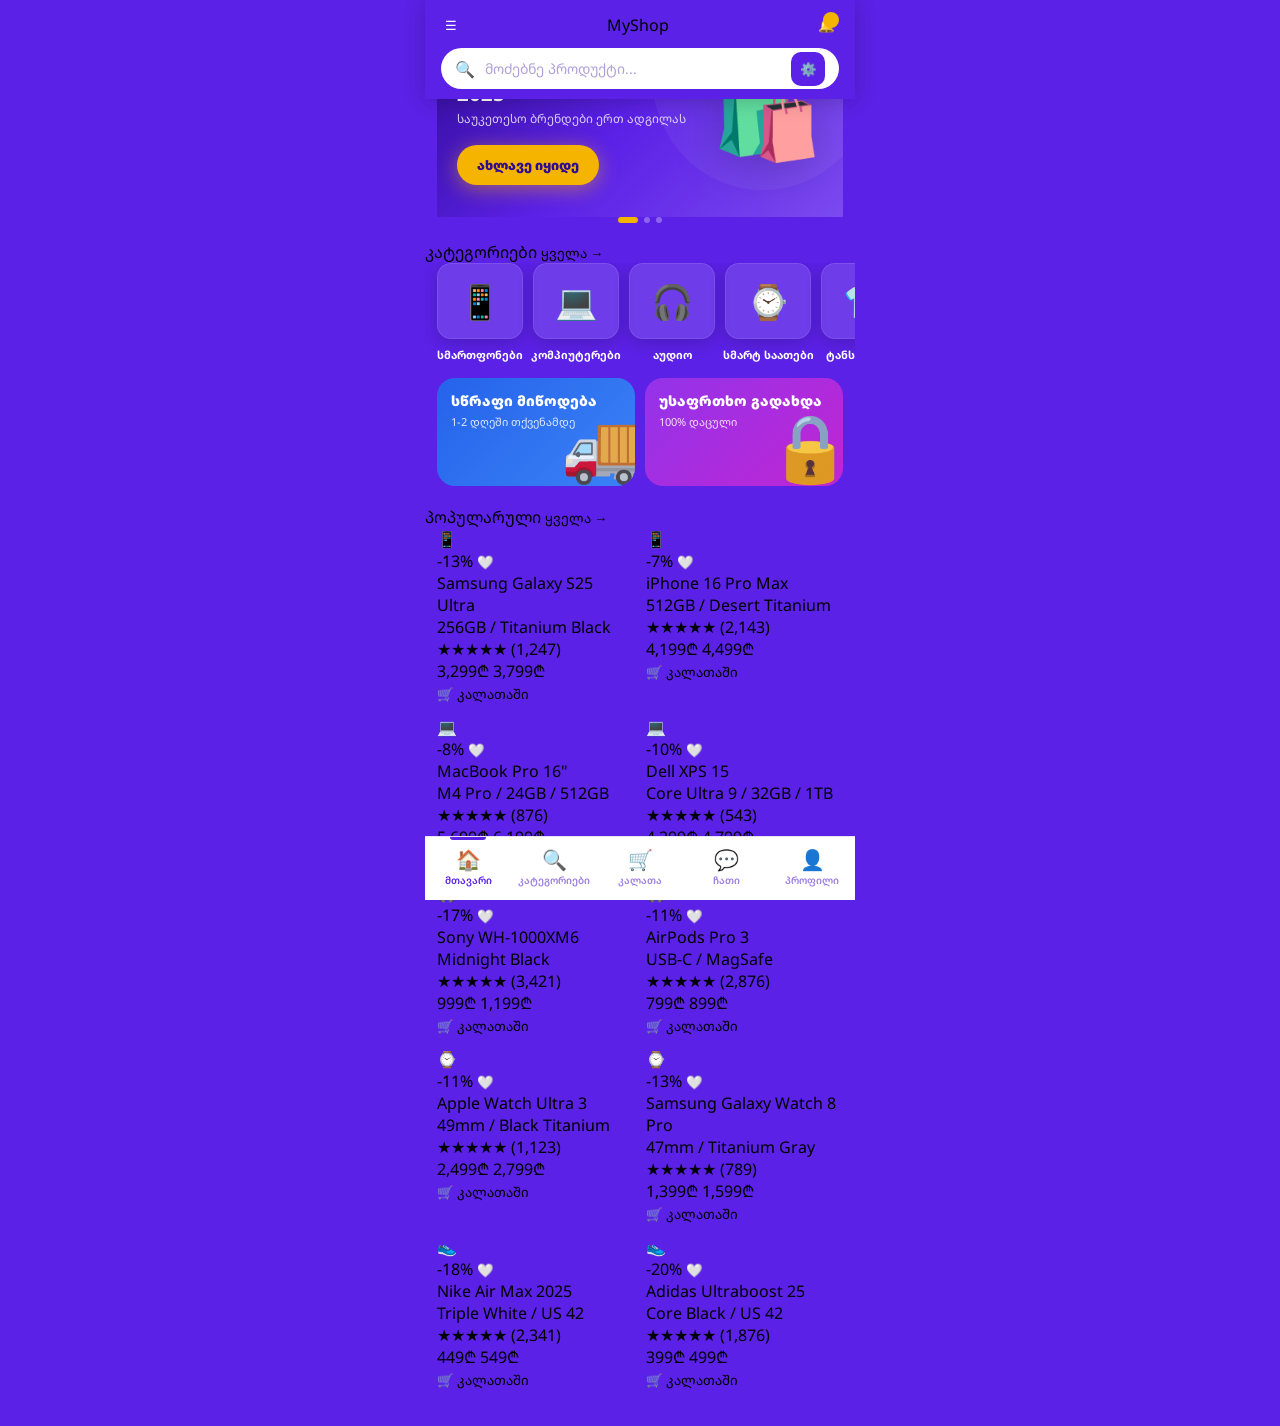
<file: web/index.html>
<!DOCTYPE html>
<html lang="ka">
<head>
<meta charset="UTF-8">
<meta name="viewport" content="width=device-width,initial-scale=1,maximum-scale=1,user-scalable=no">
<meta name="theme-color" content="#5B21E6">
<title>MyShop - ონლაინ მაღაზია</title>
<link rel="preconnect" href="https://fonts.googleapis.com">
<link rel="preconnect" href="https://fonts.gstatic.com" crossorigin>
<link href="https://fonts.googleapis.com/css2?family=Noto+Sans+Georgian:wght@400;600;700;800;900&display=swap" rel="stylesheet">
<link rel="stylesheet" href="css/variables.css">
<link rel="stylesheet" href="css/base.css">
<link rel="stylesheet" href="css/header.css">
<link rel="stylesheet" href="css/home.css">
<link rel="stylesheet" href="css/product-card.css">
<link rel="stylesheet" href="css/nav.css">
<link rel="stylesheet" href="css/modals.css">
</head>
<body>

<!-- ══ SIDE MENU OVERLAY ══════════════════════════════════════ -->
<div class="side-overlay"></div>

<!-- ══ SIDE MENU ═════════════════════════════════════════════ -->
<nav class="side-menu">
  <div class="side-hdr">
    <div class="side-logo">MyShop</div>
    <button class="side-close">✕</button>
  </div>
  <div class="side-user">
    <div class="side-av">გ</div>
    <div>
      <div class="side-uname">გიორგი</div>
      <div class="side-uemail">giorgi@example.com</div>
    </div>
  </div>
  <div class="side-links">
    <button class="side-link" data-page="home">🏠 მთავარი</button>
    <button class="side-link" data-page="search">🔍 კატეგორიები</button>
    <button class="side-link" data-page="cart">🛒 კალათა</button>
    <button class="side-link" data-page="chat">💬 მხარდაჭერა</button>
    <button class="side-link" data-page="profile">👤 პროფილი</button>
  </div>
  <div class="side-promo">
    <div class="side-promo-title">📦 უფასო მიწოდება</div>
    <div class="side-promo-sub">299₾-ზე მეტ შეკვეთაზე</div>
  </div>
</nav>

<!-- ══ APP SHELL ══════════════════════════════════════════════ -->
<div class="app">

  <!-- ── HEADER ─────────────────────────────────────────────── -->
  <header class="app-header">
    <div class="hdr-top">
      <button class="burger-btn">☰</button>
      <div class="hdr-logo">MyShop</div>
      <button class="bell-btn">🔔<span class="bell-dot"></span></button>
    </div>
    <div class="search-bar">
      <span class="search-icon">🔍</span>
      <input id="hdr-search" type="search" placeholder="მოძებნე პროდუქტი...">
      <button class="search-filter-btn">⚙️</button>
    </div>
  </header>

  <!-- ── PAGES ──────────────────────────────────────────────── -->
  <main class="pages">

    <!-- HOME ─────────────────────────────────────── -->
    <section id="pg-home" class="page">
      <!-- Slider -->
      <div class="slider-wrap">
        <div class="slides-wrap"></div>
        <div class="slide-dots"></div>
      </div>

      <!-- Section: Categories -->
      <div class="section-hdr">
        <span>კატეგორიები</span>
        <button class="see-all" data-page="search">ყველა →</button>
      </div>
      <div class="cat-row"></div>

      <!-- Feature banners -->
      <div class="feat-grid"></div>

      <!-- Section: Products -->
      <div class="section-hdr">
        <span>პოპულარული</span>
        <button class="see-all" data-page="search">ყველა →</button>
      </div>
      <div class="prods-grid"></div>

      <div style="height:16px"></div>
    </section>

    <!-- SEARCH / CATEGORIES ───────────────────────── -->
    <section id="pg-search" class="page">
      <div class="search-pg-wrap">
        <div class="search-big">
          <span>🔍</span>
          <input id="search-inp" type="search" placeholder="მოძებნე...">
        </div>
        <!-- Category chips -->
        <div class="search-chips"></div>
        <!-- Sort -->
        <div class="sort-row">
          <button class="sort-b active" data-sort="popular">🔥 პოპულარული</button>
          <button class="sort-b" data-sort="price-asc">↑ ფასი</button>
          <button class="sort-b" data-sort="price-desc">↓ ფასი</button>
          <button class="sort-b" data-sort="rating">⭐ შეფასება</button>
          <button class="sort-b" data-sort="discount">🏷️ ფასდაკლება</button>
        </div>
        <div class="res-cnt">ნაპოვნია: <span>0</span> პროდუქტი</div>
      </div>
      <div class="prods-grid search-prods-grid" style="padding:0 12px"></div>
      <div style="height:16px"></div>
    </section>

    <!-- CART ─────────────────────────────────────── -->
    <section id="pg-cart" class="page">
      <div class="section-hdr" style="margin:12px 12px 10px">
        <span>🛒 კალათა</span>
      </div>
      <div class="cart-list"></div>

      <!-- Cart summary -->
      <div class="cart-summary">
        <div class="cs-title">შეჯამება</div>
        <!-- Coupon -->
        <div class="coupon-row">
          <input class="coupon-inp" type="text" placeholder="კუპონის კოდი...">
          <button class="coupon-apply">გამოყენება</button>
        </div>
        <div class="cs-row"><span>სუბ-ჯამი</span><span class="val sub-val">0₾</span></div>
        <div class="cs-row"><span>მიწოდება</span><span class="val del-val">10₾</span></div>
        <div class="cs-row total"><span>სულ</span><span class="val total-val">0₾</span></div>
        <button class="checkout-cta">💳 შეძენა</button>
      </div>
      <div style="height:16px"></div>
    </section>

    <!-- CHAT ─────────────────────────────────────── -->
    <section id="pg-chat" class="page">
      <div class="section-hdr" style="padding:12px 12px 8px">
        <span>💬 ონლაინ ჩათი</span>
        <span style="font-size:12px;color:rgba(255,255,255,0.75)">● ონლაინ</span>
      </div>
      <div class="chat-quick"></div>
      <div class="chat-wrap">
        <div class="chat-msgs" id="chat-msgs"></div>
        <div class="chat-input-wrap">
          <textarea class="chat-inp" placeholder="შეტყობინება..." rows="1"></textarea>
          <button class="chat-send">➤</button>
        </div>
      </div>
    </section>

    <!-- PROFILE ──────────────────────────────────── -->
    <section id="pg-profile" class="page">
      <div class="profile-hero">
        <div class="p-avatar">გ</div>
        <div class="p-pname">გიორგი</div>
        <div class="p-email">giorgi@example.com</div>
        <div class="p-stats">
          <div class="p-stat"><div class="p-stat-num">0</div><div class="p-stat-lbl">შეკვეთა</div></div>
          <div class="p-stat"><div class="p-stat-num">0</div><div class="p-stat-lbl">სიაში</div></div>
          <div class="p-stat"><div class="p-stat-num">0</div><div class="p-stat-lbl">შეფასება</div></div>
        </div>
      </div>
      <div class="p-menu" style="margin-top:-32px">
        <div class="p-menu-item" data-action="orders">
          <div class="p-menu-icon" style="background:#EDE9FE">📦</div>
          <div class="p-menu-text"><div class="t">ჩემი შეკვეთები</div><div class="s">12 შეკვეთა</div></div>
          <div class="p-menu-arr">›</div>
        </div>
        <div class="p-menu-item" data-action="wishlist">
          <div class="p-menu-icon" style="background:#FEE2E2">❤️</div>
          <div class="p-menu-text"><div class="t">სასურველი სია</div><div class="s">0 პროდუქტი</div></div>
          <div class="p-menu-arr">›</div>
        </div>
        <div class="p-menu-item" data-action="notifications">
          <div class="p-menu-icon" style="background:#FEF3C7">🔔</div>
          <div class="p-menu-text"><div class="t">შეტყობინებები</div><div class="s">ჩართულია</div></div>
          <div class="p-menu-arr">›</div>
        </div>
        <div class="p-menu-item" data-action="settings">
          <div class="p-menu-icon" style="background:#F0FDF4">⚙️</div>
          <div class="p-menu-text"><div class="t">პარამეტრები</div><div class="s">ანგარიში, უსაფრთხოება</div></div>
          <div class="p-menu-arr">›</div>
        </div>
        <div class="p-menu-item" data-action="help">
          <div class="p-menu-icon" style="background:#EFF6FF">💬</div>
          <div class="p-menu-text"><div class="t">დახმარება</div><div class="s">24/7 მხარდაჭერა</div></div>
          <div class="p-menu-arr">›</div>
        </div>
        <!-- Wishlist section -->
        <div class="section-hdr wishlist-section" style="margin:16px 0 10px">
          <span>❤️ სასურველი სია</span>
        </div>
        <div class="prods-grid wishlist-grid" style="padding:0"></div>
      </div>
      <div style="height:16px"></div>
    </section>

  </main>

  <!-- ── BOTTOM NAV ─────────────────────────────────────────── -->
  <nav class="bottom-nav">
    <button class="nav-btn active" data-page="home">
      <span class="nav-icon">🏠</span>
      <span class="nav-label">მთავარი</span>
    </button>
    <button class="nav-btn" data-page="search">
      <span class="nav-icon">🔍</span>
      <span class="nav-label">კატეგორიები</span>
    </button>
    <button class="nav-btn" data-page="cart">
      <span class="nav-icon">🛒<span class="cart-badge" style="display:none">0</span></span>
      <span class="nav-label">კალათა</span>
    </button>
    <button class="nav-btn" data-page="chat">
      <span class="nav-icon">💬</span>
      <span class="nav-label">ჩათი</span>
    </button>
    <button class="nav-btn" data-page="profile">
      <span class="nav-icon">👤</span>
      <span class="nav-label">პროფილი</span>
    </button>
  </nav>

</div><!-- /app -->

<!-- ══ PRODUCT MODAL ══════════════════════════════════════════ -->
<div id="modal-bg" class="modal-bg">
  <div class="modal-sheet">
    <div class="modal-drag"></div>
    <div class="modal-hdr">
      <h3>პროდუქტი</h3>
      <button class="modal-x">✕</button>
    </div>
    <div class="modal-img-box">📱</div>
    <div class="modal-body">
      <div class="modal-name">Samsung Galaxy</div>
      <div class="modal-var">256GB / Black</div>
      <div class="modal-rating-row">
        <span class="modal-stars">★★★★★</span>
        <span class="modal-rnum">4.8</span>
        <span class="modal-rcnt">(1,247 შეფასება)</span>
      </div>
      <div class="modal-price-row">
        <span class="modal-price">3,299₾</span>
        <span class="modal-old">3,799₾</span>
        <span class="modal-disc">-13%</span>
      </div>
      <p class="modal-desc">პროდუქტის აღწერა...</p>
      <div class="modal-tags"></div>
    </div>
    <div class="modal-actions">
      <button class="modal-fav-btn">🤍</button>
      <button class="modal-cart-btn">🛒 კალათაში დამატება</button>
    </div>
  </div>
</div>

<!-- ══ CHECKOUT MODAL ═════════════════════════════════════════ -->
<div class="checkout-modal">
  <div class="checkout-box">
    <h2>🛒 შეკვეთის გაფორმება</h2>
    <div class="form-sec">
      <div class="form-sec-title">პირადი ინფო</div>
      <div class="form-g"><label class="form-lbl">სახელი და გვარი</label><input class="form-inp f-name" placeholder="გიორგი ბაკაკური"></div>
      <div class="form-g"><label class="form-lbl">ტელეფონი</label><input class="form-inp f-phone" type="tel" placeholder="+995 5XX XXX XXX"></div>
      <div class="form-g"><label class="form-lbl">ელ-ფოსტა</label><input class="form-inp f-email" type="email" placeholder="giorgi@email.com"></div>
    </div>
    <div class="form-sec">
      <div class="form-sec-title">მიწოდების მისამართი</div>
      <div class="form-g"><label class="form-lbl">ქალაქი</label>
        <select class="form-sel f-city">
          <option>თბილისი</option><option>ბათუმი</option><option>ქუთაისი</option>
          <option>რუსთავი</option><option>გორი</option><option>სხვა</option>
        </select></div>
      <div class="form-g"><label class="form-lbl">მისამართი</label><input class="form-inp f-addr" placeholder="ქ.ჩ. სახელი, N..."></div>
    </div>
    <div class="form-sec">
      <div class="form-sec-title">გადახდის მეთოდი</div>
      <div class="radio-g">
        <div class="radio-opt sel">
          <div class="radio-dot"></div>
          <div><div class="radio-label">💳 ბარათით ონლაინ</div><div class="radio-sub">Visa / MasterCard / AMEX</div></div>
        </div>
        <div class="radio-opt">
          <div class="radio-dot"></div>
          <div><div class="radio-label">💵 ნაღდი ფული</div><div class="radio-sub">კურიერის ჩამოსვლისას</div></div>
        </div>
        <div class="radio-opt">
          <div class="radio-dot"></div>
          <div><div class="radio-label">📱 მობაილ გადახდა</div><div class="radio-sub">TBC Pay / BOG Pay</div></div>
        </div>
      </div>
    </div>
    <div class="checkout-actions">
      <button class="c-cancel">გაუქმება</button>
      <button class="c-confirm">✅ შეკვეთის დადასტურება</button>
    </div>
  </div>
</div>

<!-- ══ FILTER SHEET ═══════════════════════════════════════════ -->
<div class="filter-sheet">
  <div class="filter-bg"></div>
  <div class="filter-box">
    <h3>🎛️ ფილტრი</h3>
    <div class="filter-sec">
      <h4>ფასის დიაპაზონი (₾)</h4>
      <div class="price-row">
        <input class="price-inp f-min" type="number" placeholder="0">
        <span class="price-sep">—</span>
        <input class="price-inp f-max" type="number" placeholder="10000">
      </div>
    </div>
    <div class="filter-sec">
      <h4>ბრენდი</h4>
      <div class="f-chips">
        <button class="f-chip">Apple</button>
        <button class="f-chip">Samsung</button>
        <button class="f-chip">Sony</button>
        <button class="f-chip">Nike</button>
        <button class="f-chip">Adidas</button>
        <button class="f-chip">Dell</button>
      </div>
    </div>
    <div class="filter-sec">
      <h4>სხვა</h4>
      <div class="f-checks">
        <div class="f-check"><div class="f-cb"></div><span class="f-lbl">ფასდაკლება</span><span class="f-cnt">8</span></div>
        <div class="f-check"><div class="f-cb"></div><span class="f-lbl">მარაგშია</span><span class="f-cnt">10</span></div>
        <div class="f-check"><div class="f-cb"></div><span class="f-lbl">უფასო მიწოდება</span><span class="f-cnt">10</span></div>
      </div>
    </div>
    <div class="filter-actions">
      <button class="f-reset">გასუფთავება</button>
      <button class="f-apply">✓ გამოყენება</button>
    </div>
  </div>
</div>

<!-- ══ SUCCESS SCREEN ═════════════════════════════════════════ -->
<div class="success-screen">
  <div class="success-icon">🎉</div>
  <div class="success-title">შეკვეთა დადასტურდა!</div>
  <div class="success-sub">გმადლობ შეძენისთვის!<br>მოკლე ხანში გამოვაგზავნით.</div>
  <div class="success-num">შეკვეთა #MS000000</div>
  <button class="checkout-cta" style="max-width:280px">🏠 მთავარ გვერდზე</button>
</div>

<!-- ══ NOTIFICATION POPUP ════════════════════════════════════ -->
<div class="notif-popup" style="display:none;position:fixed;top:80px;left:50%;transform:translateX(-50%);z-index:1500;background:#fff;border-radius:16px;padding:14px 16px;box-shadow:0 8px 32px rgba(91,33,230,0.2);max-width:380px;width:calc(100% - 24px);align-items:center;gap:12px">
  <span style="font-size:28px">🎁</span>
  <div style="flex:1">
    <div style="font-size:14px;font-weight:800;color:#1a0050">Flash Sale დაიწყო!</div>
    <div style="font-size:12px;color:#8a70c0;margin-top:2px">სმართფონებზე 50%-მდე ფასდაკლება</div>
  </div>
  <button class="notif-close" style="color:#ccc;font-size:18px;flex-shrink:0">✕</button>
</div>

<script type="module" src="js/app.js"></script>
</body>
</html>
</file>
<file: web/css/variables.css>
/* ── MyShop Design Tokens ── */
:root {
  /* Purple palette — from design */
  --purple:      #5B21E6;
  --purple-mid:  #4a17c8;
  --purple-dark: #2d0a8f;
  --purple-light: #7C4AF0;
  --purple-bg:   #1C1433;

  /* Gold */
  --gold:        #F5B400;
  --gold-light:  #FFD760;

  /* Neutrals */
  --white:       #FFFFFF;
  --bg-card:     #FFFFFF;
  --bg-page:     #F6F3FB;

  /* Text */
  --text-dark:   #1a0050;
  --text-mid:    #4a3080;
  --text-light:  #8a70c0;
  --text-muted:  #b0a0d8;

  /* Semantic */
  --red:         #EF4444;
  --green:       #22C55E;
  --blue:        #3B82F6;
  --blue-dark:   #2563EB;

  /* Radius */
  --r-sm:  10px;
  --r-md:  14px;
  --r-lg:  18px;
  --r-xl:  24px;
  --r-pill: 40px;

  /* Shadows */
  --shadow-card: 0 4px 20px rgba(91,33,230,0.12);
  --shadow-btn:  0 4px 16px rgba(91,33,230,0.35);
  --shadow-gold: 0 4px 20px rgba(245,180,0,0.45);
}
</file>
<file: web/css/base.css>
/* ── Reset & Base ── */
*, *::before, *::after { margin: 0; padding: 0; box-sizing: border-box; }
html { scroll-behavior: smooth; -webkit-text-size-adjust: 100%; }
body {
  font-family: 'Noto Sans Georgian', sans-serif;
  background: var(--purple);
  min-height: 100vh;
  overflow-x: hidden;
  max-width: 430px;
  margin: 0 auto;
  -webkit-font-smoothing: antialiased;
}
button  { cursor: pointer; border: none; outline: none; font-family: inherit; background: none; }
input, textarea, select { font-family: inherit; outline: none; border: none; }
a       { text-decoration: none; color: inherit; }
img     { display: block; max-width: 100%; }
::-webkit-scrollbar { display: none; }
* { scrollbar-width: none; }

/* ── Utilities ── */
.sr-only { position:absolute;width:1px;height:1px;padding:0;margin:-1px;overflow:hidden;clip:rect(0,0,0,0);white-space:nowrap;border:0 }
.flex     { display: flex; }
.flex-col { flex-direction: column; }
.items-center { align-items: center; }
.justify-between { justify-content: space-between; }
.gap-8  { gap: 8px; }
.gap-10 { gap: 10px; }
.gap-12 { gap: 12px; }
.w-full { width: 100%; }
.text-white { color: var(--white); }
.text-gold  { color: var(--gold); }
.overflow-x { overflow-x: auto; }

/* ── Page Layout ── */
.page-wrap  { padding-top: 118px; padding-bottom: 72px; background: var(--purple); }
.page       { display: none; }
.page.active { display: block; }

/* ── Page title bar ── */
.page-title-bar {
  display: flex; align-items: center; gap: 10px;
  padding: 16px 12px 12px;
}
.page-title-bar h2 { font-size: 18px; font-weight: 900; color: var(--white); }

/* ── Empty state ── */
.empty-state { text-align: center; padding: 60px 20px; }
.empty-emoji { font-size: 60px; margin-bottom: 16px; }
.empty-t     { font-size: 17px; font-weight: 800; color: var(--white); margin-bottom: 8px; }
.empty-s     { font-size: 13px; color: rgba(255,255,255,0.7); margin-bottom: 24px; }
.empty-btn   {
  display: inline-flex; align-items: center; gap: 8px;
  background: var(--gold); color: var(--purple-dark);
  padding: 14px 24px; border-radius: var(--r-pill);
  font-size: 14px; font-weight: 900; cursor: pointer; transition: all .2s;
}
.empty-btn:hover { background: var(--gold-light); }

/* ── Toast ── */
#toasts {
  position: fixed; top: 76px; left: 50%; transform: translateX(-50%);
  z-index: 9999; width: 360px; display: flex; flex-direction: column; gap: 8px;
  pointer-events: none;
}
.toast {
  background: var(--purple-dark); border: 1.5px solid rgba(245,180,0,0.4);
  color: #fff; padding: 12px 18px; border-radius: 12px;
  font-size: 13px; font-weight: 600;
  box-shadow: 0 8px 32px rgba(0,0,0,0.3);
  transform: translateY(-20px); opacity: 0;
  transition: all .3s; pointer-events: all;
}
.toast.show { transform: translateY(0); opacity: 1; }

/* ── Section header ── */
.sec-hdr {
  display: flex; align-items: center; justify-content: space-between;
  padding: 0 12px 12px;
}
.sec-hdr-left {
  display: flex; align-items: center; gap: 8px;
  font-size: 16px; font-weight: 900; color: var(--white);
}
.sec-hdr-link {
  font-size: 12px; font-weight: 700; color: var(--text-dark);
  background: var(--white); padding: 6px 14px; border-radius: var(--r-pill);
  cursor: pointer; transition: all .2s;
}
.sec-hdr-link:hover { background: var(--gold-light); }

@media (min-width: 600px) {
  .products-grid  { grid-template-columns: repeat(3,1fr) !important; }
  .wish-grid      { grid-template-columns: repeat(3,1fr) !important; }
}
</file>
<file: web/css/header.css>
/* ── Header ── */
.app-header {
  background: var(--purple);
  padding: 12px 16px 10px;
  position: fixed; top: 0; left: 50%; transform: translateX(-50%);
  width: 100%; max-width: 430px; z-index: 1000;
  box-shadow: 0 2px 20px rgba(0,0,0,0.2);
}
.hdr-top {
  display: flex; align-items: center; justify-content: space-between;
  margin-bottom: 10px;
}
.burger-btn { color: #fff; padding: 4px; background: none; border: none; cursor: pointer; }
.hdr-logo {
  display: flex; align-items: center; gap: 8px; cursor: pointer;
}
.logo-icon {
  width: 38px; height: 38px; border-radius: 10px;
  background: var(--purple-mid); border: 1.5px solid var(--gold);
  display: flex; align-items: center; justify-content: center;
  font-size: 20px;
}
.logo-text .name {
  font-size: 22px; font-weight: 900; color: var(--gold); line-height: 1;
}
.logo-text .sub {
  font-size: 11px; color: rgba(255,255,255,0.8); font-weight: 400;
}
.bell-btn { position: relative; color: #fff; padding: 4px; background: none; border: none; cursor: pointer; }
.bell-dot {
  position: absolute; top: 0; right: 0;
  background: var(--gold); color: var(--purple-dark);
  font-size: 9px; font-weight: 900; width: 16px; height: 16px;
  border-radius: 50%; display: flex; align-items: center; justify-content: center;
}

/* ── Search bar ── */
.search-bar {
  display: flex; align-items: center; gap: 10px;
  background: #fff; border-radius: var(--r-pill); padding: 0 14px;
}
.search-bar svg    { color: #9D7FE0; flex-shrink: 0; }
.search-bar input  {
  flex: 1; border: none; background: none; padding: 11px 0;
  font-size: 14px; color: var(--text-dark);
}
.search-bar input::placeholder { color: var(--text-muted); }
.search-filter-btn {
  width: 34px; height: 34px; border-radius: 10px;
  background: var(--purple); display: flex; align-items: center;
  justify-content: center; flex-shrink: 0; border: none; cursor: pointer;
}
</file>
<file: web/css/home.css>
/* ── Hero Slider ── */
.slider-wrap {
  position: relative; overflow: hidden;
  margin: 0 12px 4px; border-radius: var(--r-lg);
}
.slides-wrap {
  display: flex; transition: transform .4s ease;
}
.slide {
  flex-shrink: 0; width: 100%;
  min-height: 200px; display: flex; align-items: center;
  position: relative; overflow: hidden; padding: 20px;
  background: linear-gradient(135deg, #4a17c8 0%, #7C4AF0 100%);
}
.slide::before {
  content: ''; position: absolute; right: -30px; top: -30px;
  width: 220px; height: 220px; border-radius: 50%;
  background: rgba(255,255,255,0.05);
}
.slide-left    { flex: 1; z-index: 1; }
.slide-tag     { font-size: 12px; color: var(--gold-light); font-weight: 700; margin-bottom: 6px; }
.slide-title   { font-size: 20px; font-weight: 900; color: #fff; line-height: 1.25; margin-bottom: 4px; }
.slide-title span { color: var(--gold); }
.slide-btn {
  margin-top: 14px; display: inline-flex; align-items: center; gap: 6px;
  background: var(--gold); color: var(--purple-dark);
  padding: 11px 20px; border-radius: var(--r-pill);
  font-size: 13px; font-weight: 900;
  box-shadow: var(--shadow-gold); transition: all .2s;
  border: none; cursor: pointer;
}
.slide-btn:hover { background: var(--gold-light); transform: scale(1.03); }
.slide-char {
  font-size: 90px; line-height: 1; z-index: 1; flex-shrink: 0;
  filter: drop-shadow(0 8px 24px rgba(0,0,0,0.2));
}
.slide-pct {
  position: absolute; right: 70px; top: 16px;
  width: 40px; height: 40px; border-radius: 50%;
  background: var(--gold); display: flex; align-items: center; justify-content: center;
  font-size: 12px; font-weight: 900; color: var(--purple-dark); z-index: 1;
}
.slide-gift {
  position: absolute; right: 12px; bottom: 12px;
  font-size: 48px; opacity: .88; z-index: 1;
}

/* Slider Dots */
.slide-dots   { display: flex; justify-content: center; gap: 6px; margin-bottom: 14px; }
.dot {
  width: 6px; height: 6px; border-radius: 3px;
  background: rgba(255,255,255,0.3); transition: all .3s; cursor: pointer;
  border: none;
}
.dot.active { width: 20px; background: var(--gold); }

/* ── Category Row ── */
.cat-row {
  display: flex; gap: 10px; overflow-x: auto; padding: 0 12px 16px;
  scrollbar-width: none;
}
.cat-row::-webkit-scrollbar { display: none; }
.cat-card {
  display: flex; flex-direction: column; align-items: center; gap: 8px;
  min-width: 86px; cursor: pointer;
}
.cat-emoji {
  width: 86px; height: 76px; border-radius: var(--r-md);
  background: rgba(255,255,255,0.12); display: flex; align-items: center;
  justify-content: center; font-size: 34px;
  box-shadow: 0 4px 16px rgba(0,0,0,0.18); transition: transform .2s;
  border: 1.5px solid rgba(255,255,255,0.1);
}
.cat-card:hover .cat-emoji { transform: scale(1.05); }
.cat-card.active .cat-emoji { outline: 2.5px solid var(--gold); background: rgba(255,255,255,0.22); }
.cat-name {
  font-size: 11px; font-weight: 700; color: #fff;
  text-align: center; white-space: nowrap;
}

/* ── Feature Banners ── */
.feat-grid { display: grid; grid-template-columns: 1fr 1fr; gap: 10px; padding: 0 12px 20px; }
.feat-banner {
  border-radius: var(--r-lg); padding: 14px;
  position: relative; overflow: hidden; cursor: pointer; min-height: 108px;
}
.feat-delivery { background: linear-gradient(135deg,#2563EB,#3B82F6); }
.feat-secure   { background: linear-gradient(135deg,#9333EA,#C026D3); }
.feat-title { font-size: 14px; font-weight: 900; color: #fff; margin-bottom: 4px; line-height: 1.25; }
.feat-sub   { font-size: 11px; color: rgba(255,255,255,0.85); line-height: 1.4; margin-bottom: 10px; }
.feat-cta   {
  display: inline-block; background: var(--gold); color: var(--purple-dark);
  padding: 5px 12px; border-radius: 30px; font-size: 11px; font-weight: 900;
}
.feat-icon  {
  position: absolute; right: -8px; bottom: -4px;
  font-size: 66px; opacity: .9;
}

/* ── Deals / Offers banner ── */
.deals-banner {
  margin: 0 12px 16px; border-radius: var(--r-lg); padding: 16px;
  background: linear-gradient(135deg, var(--purple-dark), var(--purple));
  display: flex; align-items: center; justify-content: space-between;
  position: relative; overflow: hidden;
}
.deals-left { z-index: 1; }
.deals-title { font-size: 15px; font-weight: 900; color: #fff; margin-bottom: 2px; }
.deals-sub   { font-size: 11px; color: rgba(255,255,255,0.75); }
.deals-timer { display: flex; gap: 6px; margin-top: 10px; }
.deals-unit  {
  background: rgba(0,0,0,0.3); border-radius: 6px; padding: 4px 8px;
  text-align: center;
}
.deals-num   { font-size: 16px; font-weight: 900; color: var(--gold); display: block; }
.deals-lbl   { font-size: 9px; color: rgba(255,255,255,0.6); display: block; }
.deals-sep   { font-size: 16px; font-weight: 900; color: var(--gold); align-self: center; }
.deals-char  {
  font-size: 80px; opacity: .8; position: absolute; right: -10px; bottom: -10px;
}

/* ── Products Grid ── */
.prods-grid  { display: grid; grid-template-columns: 1fr 1fr; gap: 12px; padding: 0 12px 20px; }

/* ── Products Scroll (deals) ── */
.prods-scroll { display: flex; gap: 12px; overflow-x: auto; padding: 0 12px 20px; scrollbar-width: none; }
.prods-scroll::-webkit-scrollbar { display: none; }
.prods-scroll .p-card { min-width: 158px; width: 158px; }
</file>
<file: web/css/product-card.css>
/* ── Product Card — white bg, exact from design ── */
.p-card {
  background: var(--white); border-radius: var(--r-lg); overflow: hidden;
  cursor: pointer; transition: transform .2s;
  box-shadow: var(--shadow-card);
}
.p-card:hover { transform: translateY(-2px); }

.p-card-img {
  position: relative; background: #f8f5ff;
  display: flex; align-items: center; justify-content: center;
  height: 148px; overflow: hidden;
}
.p-card-img-inner { font-size: 68px; line-height: 1; }

/* Discount badge — top-left */
.p-disc {
  position: absolute; top: 8px; left: 8px;
  background: var(--red); color: #fff;
  font-size: 11px; font-weight: 800;
  padding: 3px 8px; border-radius: 6px;
}
/* Heart — top-right */
.p-fav {
  position: absolute; top: 8px; right: 8px;
  background: rgba(255,255,255,0.9); border-radius: 50%;
  width: 30px; height: 30px; display: flex; align-items: center;
  justify-content: center; font-size: 15px; transition: all .2s;
}
.p-fav.on { color: var(--red); }

.p-info     { padding: 10px 10px 12px; }
.p-name     {
  font-size: 13px; font-weight: 800; color: var(--text-dark); margin-bottom: 2px;
  display: -webkit-box; -webkit-line-clamp: 1; -webkit-box-orient: vertical; overflow: hidden;
}
.p-var      { font-size: 11px; color: var(--text-mid); margin-bottom: 6px; }
.p-stars    { color: var(--gold); font-size: 11px; letter-spacing: -1px; }
.p-reviews  { font-size: 10px; color: var(--text-mid); margin-left: 3px; }
.p-rating-row { display: flex; align-items: center; margin-bottom: 8px; }
.p-price-row  { display: flex; align-items: center; justify-content: space-between; }
.p-price      { font-size: 16px; font-weight: 900; color: var(--text-dark); }
.p-old        { font-size: 11px; color: var(--text-light); text-decoration: line-through; margin-left: 3px; }
.p-add {
  background: var(--purple); color: #fff; border-radius: 8px;
  padding: 7px 9px; font-size: 11px; font-weight: 700;
  display: flex; align-items: center; gap: 3px; transition: all .2s;
}
.p-add:hover { background: var(--purple-mid); }
.p-add.done  { background: var(--green); }

/* ── Wishlist grid ── */
.wish-grid { display: grid; grid-template-columns: 1fr 1fr; gap: 12px; padding: 0 12px 20px; }

/* ── Offer card ── */
.offer-card {
  background: var(--white); border-radius: var(--r-lg);
  margin: 0 12px 10px; display: flex; gap: 14px;
  align-items: center; padding: 14px; cursor: pointer;
  transition: transform .2s; box-shadow: var(--shadow-card);
}
.offer-card:hover { transform: scale(1.01); }
.offer-emoji {
  width: 80px; height: 80px; background: #f8f5ff;
  border-radius: 10px; display: flex; align-items: center;
  justify-content: center; font-size: 40px; flex-shrink: 0;
}
.offer-info  { flex: 1; min-width: 0; }
.offer-name  { font-size: 14px; font-weight: 800; color: var(--text-dark); margin-bottom: 2px; }
.offer-var   { font-size: 11px; color: var(--text-mid); margin-bottom: 8px; }
.offer-price { font-size: 18px; font-weight: 900; color: var(--text-dark); }
.offer-old   { font-size: 12px; color: var(--text-light); text-decoration: line-through; margin-left: 6px; }
.offer-timer { font-size: 11px; color: var(--text-mid); margin-top: 4px; }
.offer-timer .t { color: var(--purple); font-weight: 800; }
.offer-pct   {
  background: var(--red); color: #fff; padding: 4px 10px;
  border-radius: 8px; font-size: 12px; font-weight: 800;
  flex-shrink: 0; align-self: flex-start;
}
</file>
<file: web/css/nav.css>
/* ── Bottom Navigation ── */
.bottom-nav {
  position: fixed; bottom: 0; left: 50%; transform: translateX(-50%);
  width: 100%; max-width: 430px;
  background: var(--white); border-top: 1px solid #e8e0f8;
  display: flex; height: 64px; z-index: 1000;
}
.nav-btn {
  flex: 1; display: flex; flex-direction: column;
  align-items: center; justify-content: center;
  gap: 3px; cursor: pointer; color: #9D7FE0;
  font-size: 10px; font-weight: 600;
  transition: color .2s; position: relative;
  background: none; border: none;
}
.nav-btn.active { color: var(--purple); }
.nav-btn.active::before {
  content: ''; position: absolute; top: 0; left: 50%;
  transform: translateX(-50%);
  width: 36px; height: 3px;
  background: var(--purple); border-radius: 0 0 3px 3px;
}
.nav-icon { font-size: 20px; line-height: 1; }
.nav-label { font-size: 10px; font-weight: 600; }
.cart-badge {
  position: absolute; top: 8px; right: calc(50% - 18px);
  background: var(--gold); color: var(--purple-dark);
  font-size: 9px; font-weight: 900; min-width: 16px; height: 16px;
  border-radius: 8px; padding: 0 3px;
  display: flex; align-items: center; justify-content: center;
}

/* ── Side Menu ── */
.side-overlay {
  position: fixed; inset: 0; z-index: 1100;
  background: rgba(0,0,0,0.6); opacity: 0;
  pointer-events: none; transition: opacity .3s;
}
.side-overlay.open { opacity: 1; pointer-events: all; }

.side-menu {
  position: fixed; top: 0; left: 0;
  width: 280px; height: 100%; z-index: 1101;
  background: var(--purple-dark);
  transform: translateX(-100%); transition: transform .3s;
  overflow-y: auto;
}
.side-menu.open { transform: translateX(0); }

.side-hdr {
  background: rgba(255,255,255,0.1); padding: 20px 16px 16px;
  display: flex; align-items: center; justify-content: space-between;
}
.side-logo { font-size: 20px; font-weight: 900; color: var(--gold); }
.side-close {
  background: rgba(255,255,255,0.15); border-radius: 50%;
  width: 34px; height: 34px; display: flex; align-items: center;
  justify-content: center; color: #fff; font-size: 18px;
  border: none; cursor: pointer;
}
.side-user {
  padding: 14px 16px; border-bottom: 1px solid rgba(255,255,255,0.1);
  display: flex; align-items: center; gap: 10px;
}
.side-av {
  width: 42px; height: 42px; border-radius: 50%;
  background: var(--gold); display: flex; align-items: center;
  justify-content: center; font-size: 18px; font-weight: 800;
  color: var(--purple-dark); flex-shrink: 0;
}
.side-uname  { font-weight: 800; color: #fff; font-size: 14px; }
.side-uemail { font-size: 11px; color: rgba(255,255,255,0.6); margin-top: 2px; }
.side-links  { padding: 8px 0; }
.side-link {
  display: flex; align-items: center; gap: 12px;
  padding: 14px 16px; color: rgba(255,255,255,0.85);
  font-size: 14px; font-weight: 600; cursor: pointer; transition: background .2s;
  background: none; border: none; width: 100%; text-align: left;
}
.side-link:hover, .side-link.active { background: rgba(255,255,255,0.1); color: #fff; }
.side-link.active span { color: var(--gold); }
.side-sep { height: 1px; background: rgba(255,255,255,0.1); margin: 4px 16px; }
.side-promo {
  margin: 12px 16px; border-radius: var(--r-md);
  background: linear-gradient(135deg, var(--purple), var(--purple-light));
  padding: 14px; border: 1px solid rgba(255,255,255,0.15);
}
.side-promo-title { font-size: 13px; font-weight: 800; color: var(--gold); margin-bottom: 4px; }
.side-promo-sub   { font-size: 11px; color: rgba(255,255,255,0.75); line-height: 1.4; margin-bottom: 10px; }
.side-promo-btn {
  display: inline-block; background: var(--gold); color: var(--purple-dark);
  padding: 6px 14px; border-radius: 20px; font-size: 11px; font-weight: 900;
  border: none; cursor: pointer;
}
</file>
<file: web/css/modals.css>
/* ── Product Modal ── */
.modal-bg {
  position: fixed; inset: 0; z-index: 2000;
  background: rgba(0,0,0,0.75); backdrop-filter: blur(6px);
  display: flex; align-items: flex-end; justify-content: center;
  opacity: 0; pointer-events: none; transition: opacity .3s;
  padding-top: 60px;
}
.modal-bg.on { opacity: 1; pointer-events: all; }

.modal-sheet {
  background: var(--white); width: 100%; max-width: 430px;
  border-radius: 24px 24px 0 0; max-height: calc(100vh - 60px);
  overflow-y: auto; transform: translateY(60px);
  transition: transform .35s cubic-bezier(.4,0,.2,1);
}
.modal-bg.on .modal-sheet { transform: translateY(0); }
.modal-drag {
  width: 40px; height: 4px; background: #e0d8f8;
  border-radius: 2px; margin: 12px auto 0;
}
.modal-hdr {
  display: flex; align-items: center; justify-content: space-between;
  padding: 16px 20px; border-bottom: 1px solid #f0ebff;
}
.modal-hdr h3 { font-size: 16px; font-weight: 800; color: var(--text-dark); }
.modal-x {
  width: 34px; height: 34px; border-radius: 50%;
  background: #f0ebff; display: flex; align-items: center;
  justify-content: center; font-size: 16px; color: var(--text-mid);
}
.modal-img-box {
  background: #f8f5ff; display: flex; align-items: center;
  justify-content: center; padding: 28px; font-size: 120px; min-height: 200px;
}
.modal-body { padding: 20px; }
.modal-name     { font-size: 20px; font-weight: 900; color: var(--text-dark); margin-bottom: 2px; }
.modal-var      { font-size: 13px; color: var(--text-mid); margin-bottom: 12px; }
.modal-stars    { font-size: 14px; color: var(--gold); }
.modal-rnum     { font-size: 14px; font-weight: 700; color: var(--text-dark); margin-left: 4px; }
.modal-rcnt     { font-size: 12px; color: var(--text-mid); margin-left: 4px; }
.modal-rating-row { display: flex; align-items: center; margin-bottom: 16px; }
.modal-price-row  {
  display: flex; align-items: baseline; gap: 12px; margin-bottom: 16px; flex-wrap: wrap;
}
.modal-price { font-size: 28px; font-weight: 900; color: var(--text-dark); }
.modal-old   { font-size: 16px; color: var(--text-light); text-decoration: line-through; }
.modal-disc  {
  background: #fee2e2; color: var(--red);
  padding: 4px 10px; border-radius: 8px; font-size: 12px; font-weight: 800;
}
.modal-desc  { font-size: 13px; color: var(--text-mid); line-height: 1.6; margin-bottom: 16px; }
.modal-tags  { display: flex; flex-wrap: wrap; gap: 6px; margin-bottom: 20px; }
.modal-tag   {
  background: #f0ebff; color: var(--purple);
  padding: 4px 12px; border-radius: 20px; font-size: 12px; font-weight: 600;
}
.modal-actions { display: flex; gap: 10px; padding: 0 20px 24px; }
.modal-fav-btn {
  width: 52px; height: 52px; border-radius: 12px; background: #f0ebff;
  display: flex; align-items: center; justify-content: center;
  font-size: 22px; cursor: pointer; transition: all .2s; flex-shrink: 0;
}
.modal-fav-btn.on { background: #fee2e2; }
.modal-cart-btn {
  flex: 1; background: var(--purple); color: #fff;
  border-radius: 12px; font-size: 15px; font-weight: 800; padding: 14px;
  display: flex; align-items: center; justify-content: center; gap: 8px;
  box-shadow: var(--shadow-btn); transition: all .2s;
}
.modal-cart-btn:hover { background: var(--purple-mid); }

/* ── Cart Page ── */
.cart-list   { padding: 0 12px; }
.cart-card   {
  background: var(--white); border-radius: var(--r-lg); padding: 14px;
  margin-bottom: 10px; display: flex; gap: 12px; align-items: center;
  box-shadow: var(--shadow-card);
}
.cart-emoji  {
  width: 70px; height: 70px; border-radius: 10px;
  background: #f8f5ff; display: flex; align-items: center;
  justify-content: center; font-size: 36px; flex-shrink: 0;
}
.cart-info   { flex: 1; min-width: 0; }
.cart-name   {
  font-size: 14px; font-weight: 800; color: var(--text-dark); margin-bottom: 2px;
  display: -webkit-box; -webkit-line-clamp: 2; -webkit-box-orient: vertical; overflow: hidden;
}
.cart-var    { font-size: 11px; color: var(--text-mid); margin-bottom: 8px; }
.cart-row    { display: flex; align-items: center; justify-content: space-between; }
.cart-price  { font-size: 16px; font-weight: 900; color: var(--text-dark); }
.qty-box     { display: flex; align-items: center; background: #f0ebff; border-radius: 30px; padding: 3px; }
.qty-btn     {
  width: 28px; height: 28px; border-radius: 50%;
  background: var(--purple); color: #fff; font-size: 16px;
  display: flex; align-items: center; justify-content: center;
}
.qty-n       { min-width: 28px; text-align: center; font-size: 14px; font-weight: 800; color: var(--text-dark); }
.cart-del    { color: #ccc; font-size: 20px; cursor: pointer; transition: color .2s; }
.cart-del:hover { color: var(--red); }

/* Cart Summary */
.cart-summary { background: var(--white); border-radius: var(--r-lg); padding: 16px; margin: 0 12px 12px; box-shadow: var(--shadow-card); }
.cs-title     { font-size: 16px; font-weight: 900; color: var(--text-dark); margin-bottom: 14px; }
.coupon-row   { display: flex; gap: 8px; margin-bottom: 14px; }
.coupon-inp   {
  flex: 1; background: #f8f5ff; border: 1.5px solid #e0d8f8;
  border-radius: 30px; padding: 10px 14px; font-size: 13px; color: var(--text-dark);
  transition: border .2s;
}
.coupon-inp:focus { border-color: var(--purple); }
.coupon-apply {
  background: var(--purple); color: #fff; padding: 10px 16px;
  border-radius: 30px; font-size: 13px; font-weight: 700; transition: all .2s;
}
.coupon-apply:hover { background: var(--purple-mid); }
.cs-row       { display: flex; justify-content: space-between; font-size: 14px; color: var(--text-mid); margin-bottom: 8px; }
.cs-row.total {
  font-size: 17px; font-weight: 800; color: var(--text-dark);
  border-top: 1.5px solid #f0ebff; padding-top: 12px; margin-top: 4px;
}
.cs-row.total .val { color: var(--purple); font-size: 20px; }
.checkout-cta {
  width: 100%; background: var(--gold); color: var(--purple-dark);
  padding: 16px; border-radius: 40px;
  font-size: 16px; font-weight: 900; display: flex;
  align-items: center; justify-content: center; gap: 8px;
  box-shadow: var(--shadow-gold); transition: all .2s;
}
.checkout-cta:hover { background: var(--gold-light); transform: scale(1.02); }

/* ── Checkout Modal ── */
.checkout-modal {
  position: fixed; inset: 0; z-index: 3000;
  background: rgba(0,0,0,0.8); display: none;
  align-items: center; justify-content: center; padding: 16px;
}
.checkout-modal.on { display: flex; }
.checkout-box {
  background: var(--white); border-radius: var(--r-lg);
  width: 100%; max-width: 400px; max-height: 88vh; overflow-y: auto;
}
.checkout-box h2 {
  font-size: 17px; font-weight: 900; color: var(--text-dark);
  padding: 18px 18px 0; margin-bottom: 14px;
}
.form-sec { padding: 0 18px 14px; border-bottom: 1px solid #f0ebff; }
.form-sec-title {
  font-size: 11px; font-weight: 800; color: var(--text-mid);
  text-transform: uppercase; letter-spacing: .06em; margin-bottom: 10px;
}
.form-g   { margin-bottom: 10px; }
.form-lbl { font-size: 11px; font-weight: 700; color: var(--text-mid); margin-bottom: 5px; display: block; }
.form-inp {
  width: 100%; background: #f8f5ff; border: 1.5px solid #e0d8f8;
  border-radius: 10px; padding: 11px 13px; font-size: 13px; color: var(--text-dark); transition: border .2s;
}
.form-inp:focus { border-color: var(--purple); }
.form-sel { width: 100%; background: #f8f5ff; border: 1.5px solid #e0d8f8; border-radius: 10px; padding: 11px 13px; font-size: 13px; color: var(--text-dark); }
.form-row { display: grid; grid-template-columns: 1fr 1fr; gap: 10px; }
.radio-g  { display: flex; flex-direction: column; gap: 8px; }
.radio-opt {
  display: flex; align-items: flex-start; gap: 10px; padding: 11px 12px;
  background: #f8f5ff; border: 1.5px solid #e0d8f8; border-radius: 10px;
  cursor: pointer; transition: all .2s;
}
.radio-opt.sel { border-color: var(--gold); background: rgba(245,180,0,0.07); }
.radio-dot {
  width: 18px; height: 18px; border-radius: 50%; border: 2px solid #c8b8e8;
  flex-shrink: 0; margin-top: 1px; transition: all .2s;
  display: flex; align-items: center; justify-content: center;
}
.radio-opt.sel .radio-dot { border-color: var(--gold); background: var(--gold); }
.radio-opt.sel .radio-dot::after { content:''; width:7px; height:7px; border-radius:50%; background:#fff; }
.radio-label { font-size: 13px; font-weight: 700; color: var(--text-dark); }
.radio-sub   { font-size: 11px; color: var(--text-mid); margin-top: 2px; }
.checkout-actions { display: flex; gap: 10px; padding: 14px 18px 18px; }
.c-cancel {
  flex: 1; background: #f8f5ff; color: var(--text-mid); padding: 13px; border-radius: 30px;
  font-size: 14px; font-weight: 700; border: 1.5px solid #e0d8f8; transition: all .2s;
}
.c-confirm {
  flex: 2; background: var(--gold); color: var(--purple-dark); padding: 13px; border-radius: 30px;
  font-size: 14px; font-weight: 900; box-shadow: var(--shadow-gold); transition: all .2s;
}
.c-confirm:hover { background: var(--gold-light); transform: scale(1.02); }

/* ── Filters ── */
.filter-sheet {
  position: fixed; inset: 0; z-index: 2500;
  display: none; align-items: flex-end; justify-content: center;
}
.filter-sheet.on { display: flex; }
.filter-bg { position: absolute; inset: 0; background: rgba(0,0,0,0.6); backdrop-filter: blur(4px); }
.filter-box {
  position: relative; z-index: 1; background: var(--white);
  border-radius: 24px 24px 0 0; width: 100%; max-width: 430px;
  padding: 20px 20px 32px; max-height: 80vh; overflow-y: auto;
}
.filter-box h3 { font-size: 17px; font-weight: 900; color: var(--text-dark); margin-bottom: 18px; }
.filter-sec    { margin-bottom: 20px; }
.filter-sec h4 {
  font-size: 11px; font-weight: 800; color: var(--text-mid);
  text-transform: uppercase; letter-spacing: .06em; margin-bottom: 10px;
}
.price-row  { display: flex; align-items: center; gap: 10px; }
.price-inp  {
  flex: 1; background: #f8f5ff; border: 1.5px solid #e0d8f8;
  border-radius: 10px; padding: 10px 12px; font-size: 13px; color: var(--text-dark); width: 0;
}
.price-sep  { color: var(--text-mid); font-size: 18px; }
.f-chips    { display: flex; flex-wrap: wrap; gap: 8px; }
.f-chip     {
  padding: 8px 16px; border-radius: 30px; background: #f8f5ff;
  border: 1.5px solid #e0d8f8; color: var(--text-mid);
  font-size: 12px; font-weight: 700; cursor: pointer; transition: all .2s;
}
.f-chip.on  { background: rgba(91,33,230,0.1); border-color: var(--purple); color: var(--purple); }
.f-checks   { display: flex; flex-direction: column; gap: 8px; }
.f-check    {
  display: flex; align-items: center; gap: 10px; padding: 10px 12px;
  background: #f8f5ff; border-radius: 10px; cursor: pointer; transition: background .2s;
}
.f-check:hover { background: #f0ebff; }
.f-cb       {
  width: 20px; height: 20px; border-radius: 4px; border: 2px solid #c8b8e8;
  display: flex; align-items: center; justify-content: center;
  flex-shrink: 0; transition: all .2s;
}
.f-check.on .f-cb { background: var(--purple); border-color: var(--purple); }
.f-check.on .f-cb::after { content:'✓'; font-size:12px; color:#fff; font-weight:800; }
.f-check .f-lbl { font-size: 13px; font-weight: 600; color: var(--text-dark); }
.f-check .f-cnt { margin-left: auto; font-size: 11px; color: var(--text-mid); }
.filter-actions { display: flex; gap: 10px; margin-top: 4px; }
.f-reset { flex:1; background:#f8f5ff; color:var(--text-mid); padding:13px; border-radius:30px; font-size:13px; font-weight:700; border:1.5px solid #e0d8f8; }
.f-apply { flex:2; background:var(--gold); color:var(--purple-dark); padding:13px; border-radius:30px; font-size:13px; font-weight:900; }
.f-apply:hover { background: var(--gold-light); }

/* ── Success Screen ── */
.success-screen {
  position: fixed; inset: 0; z-index: 4000;
  background: var(--purple); display: none;
  align-items: center; justify-content: center;
  flex-direction: column; text-align: center; padding: 32px;
}
.success-screen.on { display: flex; }
.success-icon  { font-size: 80px; margin-bottom: 20px; animation: popIn .5s both; }
@keyframes popIn { from { transform: scale(0); } to { transform: scale(1); } }
.success-title { font-size: 24px; font-weight: 900; color: #fff; margin-bottom: 8px; }
.success-sub   { font-size: 14px; color: rgba(255,255,255,0.8); line-height: 1.5; margin-bottom: 24px; }
.success-num   {
  background: rgba(255,255,255,0.1); border: 1px solid rgba(255,255,255,0.2);
  border-radius: 12px; padding: 14px 24px;
  color: var(--gold); font-size: 16px; font-weight: 800; margin-bottom: 28px;
}

/* ── Search Page ── */
.search-pg-wrap { padding: 12px 12px 0; }
.search-big {
  display: flex; align-items: center; gap: 10px;
  background: var(--white); border-radius: 40px; padding: 0 16px; margin-bottom: 12px;
}
.search-big input {
  flex: 1; background: none; padding: 13px 0;
  font-size: 15px; color: var(--text-dark);
}
.search-big input::placeholder { color: var(--text-muted); }
.search-chips { display: flex; gap: 8px; overflow-x: auto; padding-bottom: 12px; }
.schip {
  white-space: nowrap; padding: 8px 16px; border-radius: 30px;
  background: rgba(255,255,255,0.15); color: #fff; font-size: 12px; font-weight: 700;
  cursor: pointer; transition: all .2s; border: 1.5px solid rgba(255,255,255,0.2);
}
.schip.active, .schip:hover { background: var(--white); color: var(--purple); }
.sort-row { display: flex; gap: 8px; overflow-x: auto; padding: 0 12px 12px; }
.sort-b   {
  white-space: nowrap; padding: 7px 14px; border-radius: 30px;
  background: rgba(255,255,255,0.15); color: #fff; font-size: 11px; font-weight: 700;
  cursor: pointer; transition: all .2s; border: 1.5px solid rgba(255,255,255,0.2);
}
.sort-b.active, .sort-b:hover { background: var(--white); color: var(--purple); }
.res-cnt { padding: 0 12px 12px; font-size: 13px; color: rgba(255,255,255,0.8); }
.res-cnt span { color: var(--white); font-weight: 800; }

/* ── Profile ── */
.profile-hero { background: linear-gradient(180deg,var(--purple-mid),var(--purple)); padding: 24px 16px 60px; text-align: center; }
.p-avatar { width: 80px; height: 80px; border-radius: 50%; margin: 0 auto 12px; background: var(--gold); display: flex; align-items: center; justify-content: center; font-size: 32px; font-weight: 900; color: var(--purple-dark); border: 4px solid rgba(255,255,255,0.3); }
.p-pname  { font-size: 20px; font-weight: 900; color: #fff; margin-bottom: 3px; }
.p-email  { font-size: 13px; color: rgba(255,255,255,0.75); margin-bottom: 16px; }
.p-stats  { display: flex; background: rgba(255,255,255,0.1); border-radius: var(--r-md); overflow: hidden; }
.p-stat   { flex: 1; text-align: center; padding: 12px; border-right: 1px solid rgba(255,255,255,0.15); }
.p-stat:last-child { border-right: none; }
.p-stat-num { font-size: 20px; font-weight: 900; color: var(--gold); }
.p-stat-lbl { font-size: 10px; color: rgba(255,255,255,0.7); margin-top: 2px; }
.p-menu     { padding: 16px 12px; }
.p-menu-item { background: var(--white); border-radius: var(--r-lg); padding: 14px; margin-bottom: 10px; display: flex; align-items: center; gap: 12px; cursor: pointer; transition: all .2s; box-shadow: var(--shadow-card); }
.p-menu-item:hover { transform: scale(1.01); }
.p-menu-icon { width: 42px; height: 42px; border-radius: 10px; display: flex; align-items: center; justify-content: center; font-size: 20px; flex-shrink: 0; }
.p-menu-text .t { font-size: 14px; font-weight: 800; color: var(--text-dark); }
.p-menu-text .s { font-size: 11px; color: var(--text-mid); margin-top: 2px; }
.p-menu-arr { margin-left: auto; color: #ccc; font-size: 20px; }

/* ── Chat ── */
.chat-wrap      { display: flex; flex-direction: column; height: calc(100vh - 192px); }
.chat-msgs      { flex: 1; overflow-y: auto; padding: 12px 12px 0; }
.chat-quick     { display: flex; gap: 8px; overflow-x: auto; padding: 0 12px 10px; }
.cq-btn {
  white-space: nowrap; padding: 8px 14px; border-radius: 30px;
  background: rgba(255,255,255,0.15); border: 1.5px solid rgba(255,255,255,0.25);
  color: #fff; font-size: 12px; font-weight: 600; cursor: pointer; transition: all .2s;
}
.cq-btn:hover { background: var(--white); color: var(--purple); }
.chat-bubble-row { display: flex; align-items: flex-end; gap: 8px; margin-bottom: 12px; }
.chat-bubble-row.me { flex-direction: row-reverse; }
.c-av { width: 30px; height: 30px; border-radius: 50%; flex-shrink: 0; display: flex; align-items: center; justify-content: center; font-size: 14px; }
.c-av.bot { background: var(--gold); }
.c-av.me  { background: var(--purple); color: #fff; }
.c-bubble { max-width: 72%; padding: 11px 14px; border-radius: 18px; font-size: 13px; line-height: 1.5; }
.c-bubble.bot { background: var(--white); color: var(--text-dark); border-bottom-left-radius: 4px; }
.c-bubble.me  { background: var(--purple); color: #fff; border-bottom-right-radius: 4px; }
.c-time { font-size: 10px; color: rgba(255,255,255,0.5); margin-top: 3px; }
.typing { display: flex; gap: 4px; align-items: center; padding: 10px 14px; }
.td { width: 7px; height: 7px; border-radius: 50%; background: #9D7FE0; animation: ty 1.4s infinite; }
.td:nth-child(2){animation-delay:.2s}.td:nth-child(3){animation-delay:.4s}
@keyframes ty { 0%,80%,100%{transform:translateY(0)}40%{transform:translateY(-6px)} }
.chat-input-wrap {
  background: var(--purple); padding: 10px 12px 12px;
  border-top: 1px solid rgba(255,255,255,0.15);
  display: flex; gap: 8px; align-items: flex-end;
}
.chat-inp {
  flex: 1; background: rgba(255,255,255,0.15); border: 1.5px solid rgba(255,255,255,0.2);
  border-radius: 24px; padding: 11px 16px; color: #fff; font-size: 14px;
  resize: none; max-height: 100px; overflow-y: auto; line-height: 1.4; transition: border .2s;
}
.chat-inp::placeholder { color: rgba(255,255,255,0.5); }
.chat-inp:focus { border-color: rgba(255,255,255,0.5); }
.chat-send {
  width: 44px; height: 44px; border-radius: 50%;
  background: var(--white); color: var(--purple);
  display: flex; align-items: center; justify-content: center; flex-shrink: 0; transition: all .2s;
}
.chat-send:hover { background: var(--gold-light); }
</file>
